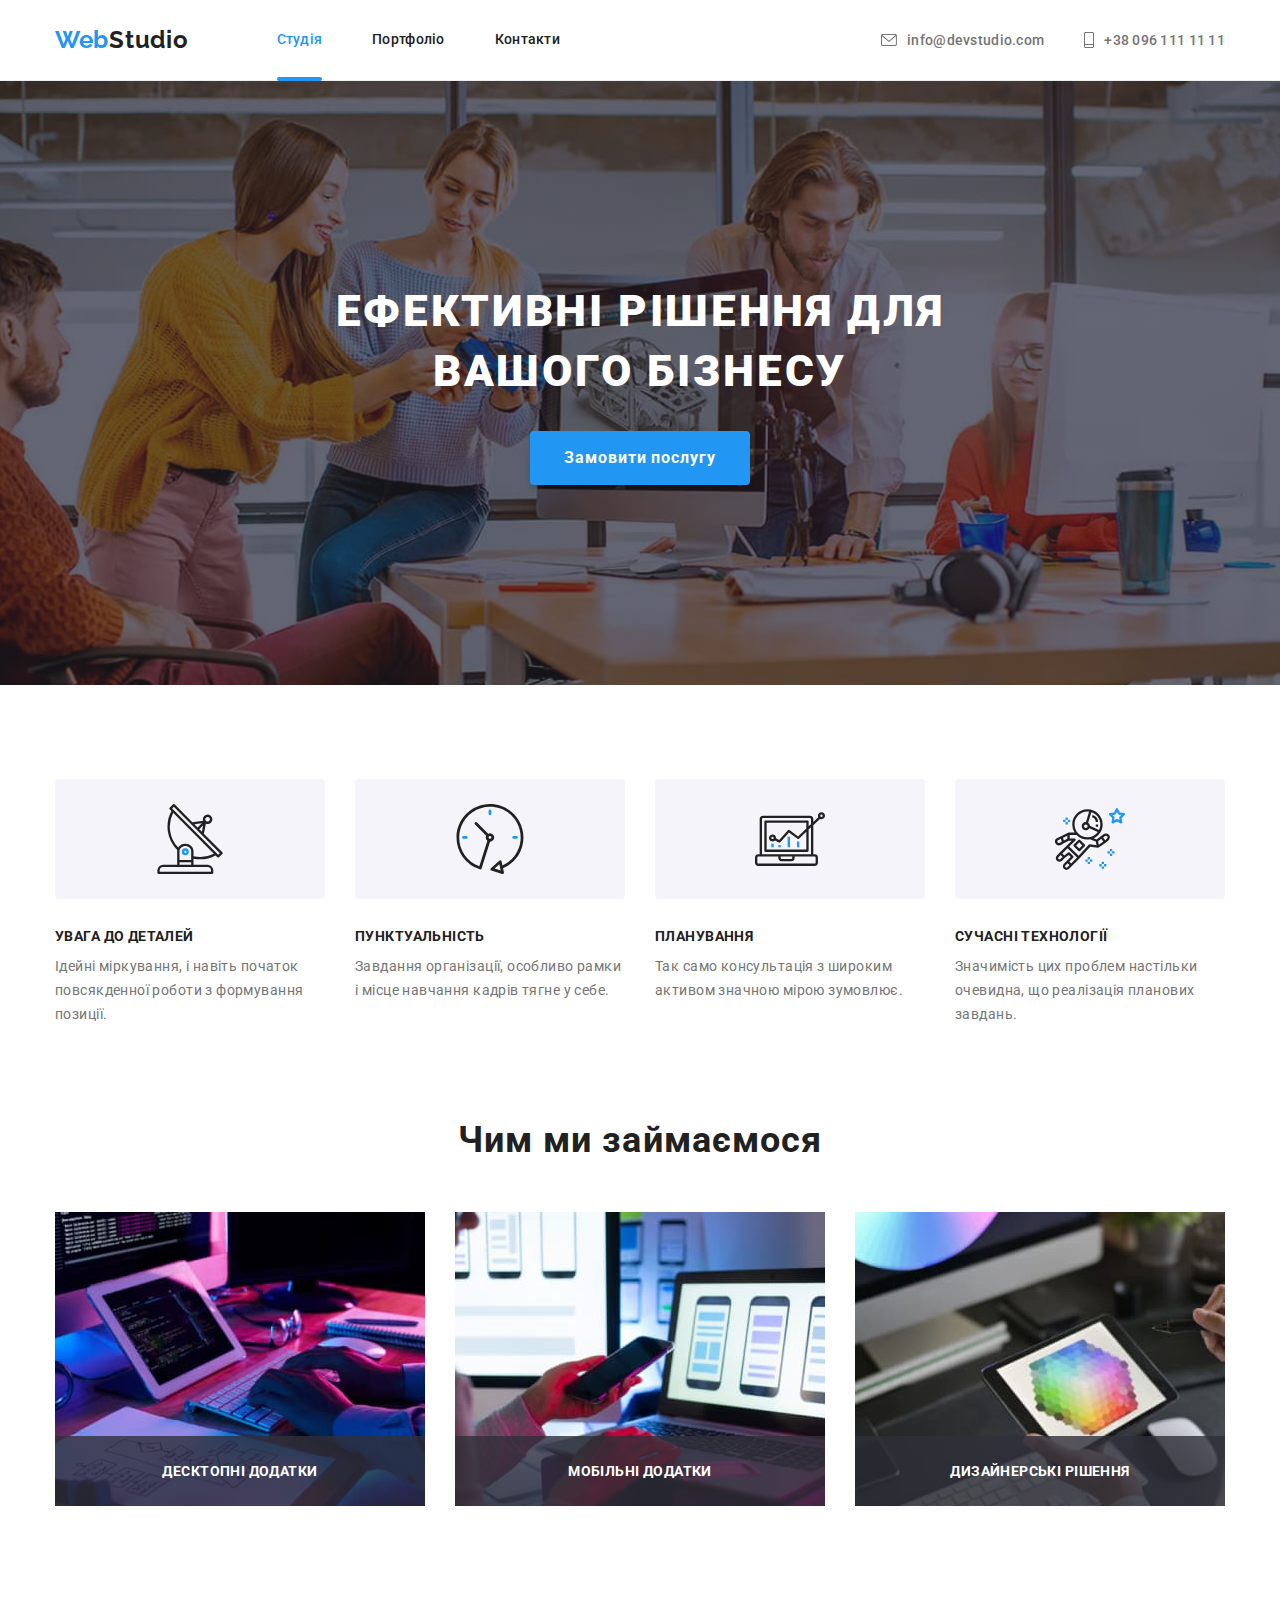
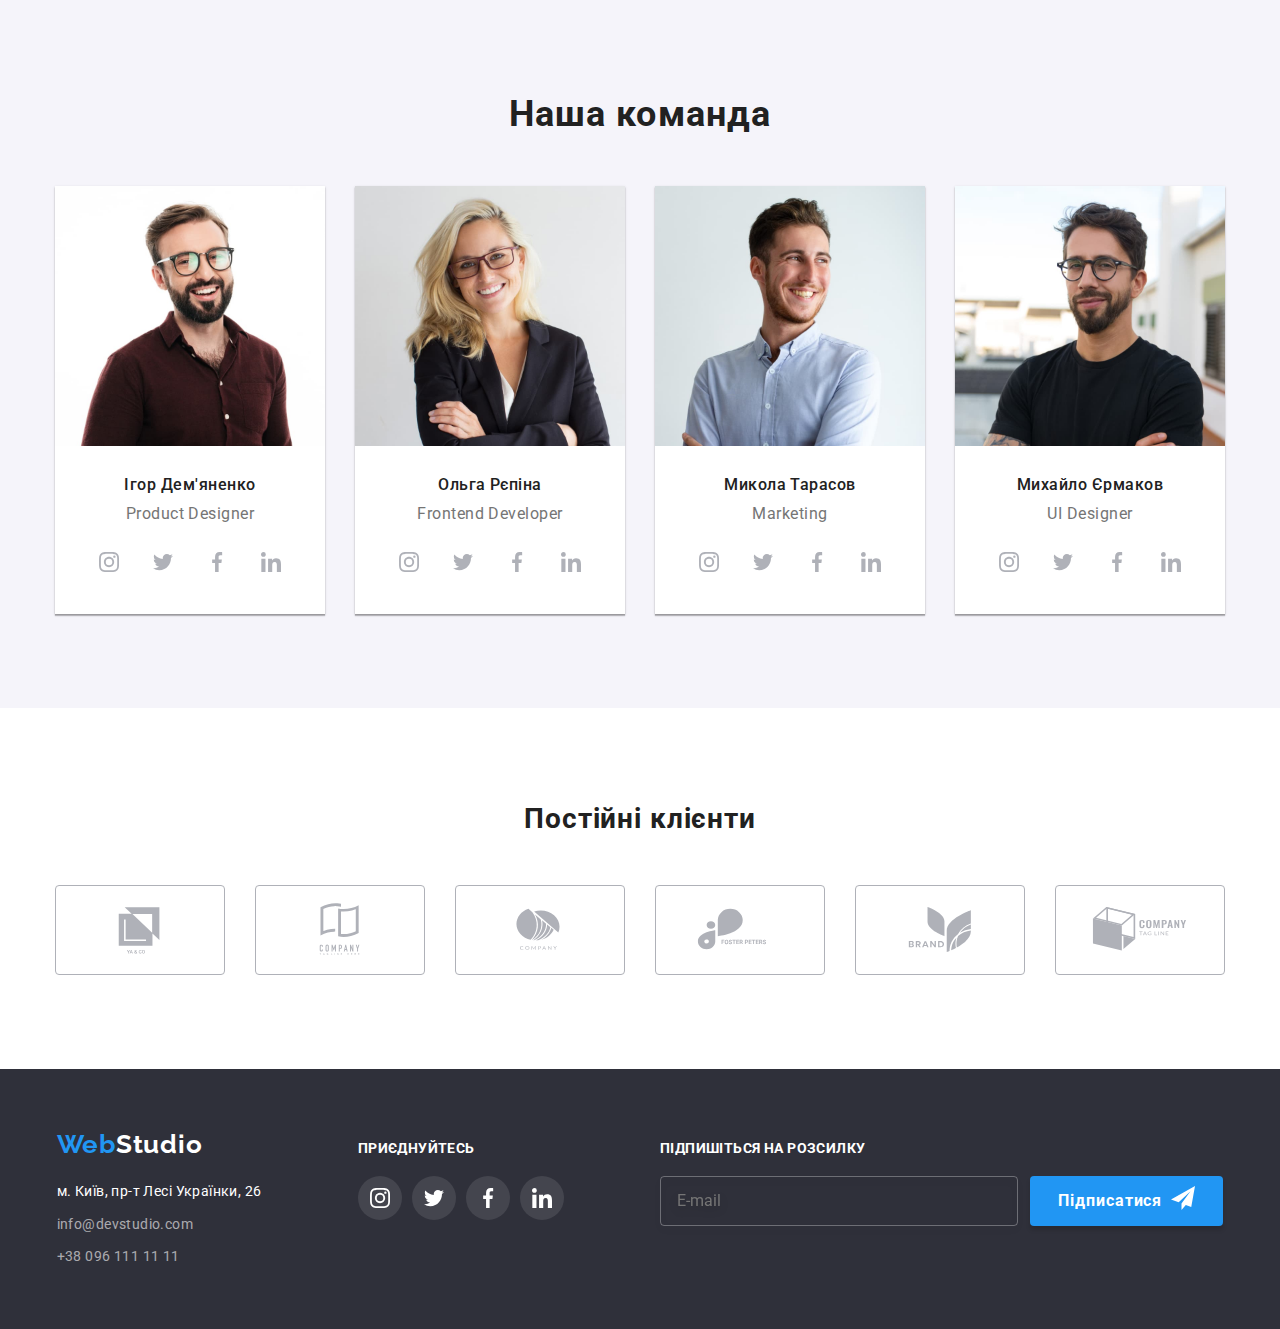
<file: index.html>
<!DOCTYPE html>
<html lang="uk">
  <head>
    <meta charset="UTF-8" />
    <meta http-equiv="X-UA-Compatible" content="IE=edge" />
    <meta name="viewport" content="width=device-width, initial-scale=1.0" />
    <title>WebSite</title>
    <link rel="preconnect" href="https://fonts.googleapis.com" />
    <link rel="preconnect" href="https://fonts.gstatic.com" crossorigin />
    <link
      href="https://fonts.googleapis.com/css2?family=Raleway:wght@700&family=Roboto:wght@400;500;700;900&display=swap"
      rel="stylesheet"
    />
    <link
      rel="stylesheet"
      href="https://cdnjs.cloudflare.com/ajax/libs/modern-normalize/1.1.0/modern-normalize.min.css"
    />

    <link rel="stylesheet" href="./css/main.min.css" />
  </head>
  <body>
    <header class="page-header">
      <div class="header-tab">
        <div class="conteiner header__conteiner">
          <nav class="header__navigation">
            <a href="#" class="logo navigation__logo"
              ><span class="logo__accent">Web</span>Studio</a
            >
            <ul class="header__menu list">
              <li class="menu__item">
                <a href="./index.html" class="menu__link current">Студія</a>
              </li>
              <li class="menu__item">
                <a href="./portfolio.html" class="menu__link">Портфоліо</a>
              </li>
              <li class="menu__item">
                <a href="#" class="menu__link">Контакти</a>
              </li>
            </ul>
          </nav>
          <!-- <div class="connect header__connect"> -->
          <ul class="header__conntacs list">
            <li class="conntacs__item item-mail">
              <a href="mailto:info@devstudio.com" class="conntacs__link"
                ><svg class="mail-icon" width="16" height="12">
                  <use
                    href="./images/symbol-defs.svg#icon-envelope-hover"
                  ></use>
                </svg>
                info@devstudio.com</a
              >
            </li>
            <li class="conntacs__item item-tell">
              <a href="tel:+380961111111" class="conntacs__link">
                <svg class="tell-icon" width="10" height="16">
                  <use href="./images/symbol-defs.svg#icon-Vector"></use>
                </svg>
                +38 096 111 11 11</a
              >
            </li>
          </ul>
          <!-- </div> -->
          <button type="button" class="menu-open" data-menu-open>
            <svg class="menu-icon" width="40" height="40">
              <use href="./images/symbol-defs.svg#menu"></use>
            </svg>
          </button>
          <div class="mob-menu is-hidden" data-menu>
            <div class="conteiner">
              <div class="button-r">
                <button type="button" class="menu-close" data-menu-close>
                  <svg class="menu-icon-close" width="40" height="40">
                    <use href="./images/symbol-defs.svg#icon-close"></use>
                  </svg>
                </button>
              </div>
              <ul class="header-mob-menu list">
                <li class="menu-mob-item">
                  <a href="./index.html" class="menu-mob link current"
                    >Студія</a
                  >
                </li>
                <li class="menu-mob-item">
                  <a href="./portfolio.html" class="menu-mob link">Портфоліо</a>
                </li>
                <li class="menu-mob-item">
                  <a href="#" class="menu-mob link">Контакти</a>
                </li>
              </ul>
              <ul class="header-mob-conntacs list">
                <li class="conntacs-mob-item item-tell">
                  <a href="tel:+380961111111" class="conntacs-tell-mob-link">
                    <span class="logo__accent">+38 096 111 11 11</span></a
                  >
                </li>
                <li class="conntacs-mob-item item-mail">
                  <a href="mailto:info@devstudio.com" class="conntacs-mob-link">
                    info@devstudio.com</a
                  >
                </li>
              </ul>
              <ul class="mob-soc">
                <li class="mob-soc-item">Instagram</li>
                <li class="mob-soc-item">Twitter</li>
                <li class="mob-soc-item">Facebook</li>
                <li class="mob-soc-item">LinkedIn</li>
              </ul>
            </div>
          </div>
        </div>
      </div>
    </header>
    <main>
      <section class="hero">
        <div class="conteiner">
          <h1 class="hero-title">Ефективні рішення для вашого бізнесу</h1>
          <button type="button" class="button bt--color-blue" data-modal-open>
            Замовити послугу
          </button>
        </div>
      </section>
      <section class="section">
        <div class="conteiner feature-section">
          <h2 class="visually-hidden">Особливості</h2>
          <ul class="feature-list list">
            <li class="feature-conteiner">
              <div class="graphics">
                <svg class="graphics-icon" width="70" height="70">
                  <use href="./images/symbol-defs.svg#icon-antenna-1"></use>
                </svg>
              </div>
              <h3 class="title">УВАГА ДО ДЕТАЛЕЙ</h3>
              <p class="text">
                Ідейні міркування, і навіть початок повсякденної роботи з
                формування позиції.
              </p>
            </li>
            <li class="feature-conteiner">
              <div class="graphics">
                <svg class="graphics-icon" width="70" height="70">
                  <use href="./images/symbol-defs.svg#icon-clock-1"></use>
                </svg>
              </div>
              <h3 class="title">ПУНКТУАЛЬНІСТЬ</h3>
              <p class="text">
                Завдання організації, особливо рамки і місце навчання кадрів
                тягне у себе.
              </p>
            </li>
            <li class="feature-conteiner">
              <div class="graphics">
                <svg class="graphics-icon" width="70" height="70">
                  <use href="./images/symbol-defs.svg#icon-diagram-1"></use>
                </svg>
              </div>
              <h3 class="title">ПЛАНУВАННЯ</h3>
              <p class="text">
                Так само консультація з широким активом значною мірою зумовлює.
              </p>
            </li>
            <li class="feature-conteiner">
              <div class="graphics">
                <svg class="graphics-icon" width="70" height="70">
                  <use href="./images/symbol-defs.svg#icon-astronaut-1"></use>
                </svg>
              </div>
              <h3 class="title">СУЧАСНІ ТЕХНОЛОГІЇ</h3>
              <p class="text">
                Значимість цих проблем настільки очевидна, що реалізація
                планових завдань.
              </p>
            </li>
          </ul>
        </div>
      </section>
      <section class="section section-foto">
        <div class="conteiner">
          <h2 class="team-title">Чим ми займаємося</h2>
          <ul class="section-title list">
            <li class="foto-title">
              <div class="foto-text-wrap">
                <picture>
                  <source
                    srcset="./images/foto1.jpg 1x, ./images/img-1-2x.jpg 2x"
                    media="(min-width: 1200px)"
                  />
                  <img
                    srcset="./images/foto1.jpg 1x, ./images/img-1-2x.jpg 2x"
                    src="images/img-1-2x.jpg"
                    alt="kayboard"
                    width="370"
                  />
                </picture>
                <p class="foto-text">Десктопні додатки</p>
              </div>
            </li>
            <li class="foto-title">
              <div class="foto-text-wrap">
                <picture>
                  <source
                    srcset="./images/foto2.jpg 1x, ./images/img-2-2x.jpg 2x"
                    media="(min-width: 1200px)"
                  />
                  <img
                    srcset="./images/foto2.jpg 1x, ./images/img-2-2x.jpg 2x"
                    src="images/foto2.jpg"
                    alt="phone"
                    width="370"
                  />
                </picture>
                <p class="foto-text">Мобільні додатки</p>
              </div>
            </li>
            <li class="foto-title">
              <div class="foto-text-wrap">
                <picture>
                  <source
                    srcset="./images/foto3.jpg 1x, ./images/img-3-2x.jpg 2x"
                    media="(min-width: 1200px)"
                  />
                  <img
                    srcset="./images/foto3.jpg 1x, ./images/img-3-2x.jpg 2x"
                    src="images/foto3.jpg"
                    alt="phone"
                    width="370"
                  />
                </picture>
                <!-- <img
                  srcset="./images/foto3.jpg 1x, ./images/img-3-2x 2x"
                  src="./images/foto3.jpg"
                  alt="ipad"
                  width="370"
                /> -->
                <p class="foto-text">Дизайнерські рішення</p>
              </div>
            </li>
          </ul>
        </div>
      </section>
      <section class="section-team">
        <div class="conteiner">
          <h2 class="team-title">Наша команда</h2>
          <ul class="section-list list">
            <li class="fone-color">
              <picture>
                <source
                  srcset="
                    ./images/foto4.jpg           1x,
                    ./images/person-des-1-2x.jpg 2x
                  "
                  media="(min-width:1200px)"
                />
                <source
                  srcset="
                    ./images/person-tab-1.jpg    1x,
                    ./images/person-tab-1-2x.jpg 2x
                  "
                  media="(min-width:768px)"
                />
                <source
                  srcset="
                    ./images/person-mob-1.jpg    1x,
                    ./images/person-mob-1-2x.jpg 2x
                  "
                  media="(min-width:480px)"
                />
                <img
                  srcset="
                    ./images/foto4.jpg           1x,
                    ./images/person-des-1-2x.jpg 2x
                  "
                  src="images/foto4.jpg"
                  class="img-foto"
                  alt="Ігор Дем'яненко"
                  width="270"
                />
              </picture>
              <!-- <img
                srcset="./images/foto4.jpg 1x, ./images/person-1-2x.jpg 2x"
                src="images/foto4.jpg"
                class="img-foto"
                alt="Ігор Дем'яненко"
                width="270"
              /> -->
              <div class="person">
                <h3 class="title">Ігор Дем'яненко</h3>
                <p class="position">Product Designer</p>
                <ul class="soc-list list">
                  <li class="soc-item">
                    <a href="" class="soc-link link">
                      <svg class="soc-icon" width="20" height="20">
                        <use
                          href="./images/symbol-defs.svg#icon-instagram-2"
                        ></use>
                      </svg>
                    </a>
                  </li>
                  <li class="soc-item">
                    <a href="" class="soc-link link">
                      <svg class="soc-icon" width="20" height="20">
                        <use
                          href="./images/symbol-defs.svg#icon-twitter-1"
                        ></use>
                      </svg>
                    </a>
                  </li>
                  <li class="soc-item">
                    <a href="" class="soc-link link">
                      <svg class="soc-icon" width="20" height="20">
                        <use
                          href="./images/symbol-defs.svg#icon-facebook-1"
                        ></use>
                      </svg>
                    </a>
                  </li>
                  <li class="soc-item">
                    <a href="" class="soc-link link">
                      <svg class="soc-icon" width="20" height="20">
                        <use
                          href="./images/symbol-defs.svg#icon-linkedin-1"
                        ></use>
                      </svg>
                    </a>
                  </li>
                </ul>
              </div>
            </li>
            <li class="fone-color">
              <picture>
                <source
                  srcset="
                    ./images/foto5.jpg           1x,
                    ./images/person-des-2-2x.jpg 2x
                  "
                  media="(min-width:1200px)"
                />
                <source
                  srcset="
                    ./images/person-tab-2.jpg    1x,
                    ./images/person-tab-2-2x.jpg 2x
                  "
                  media="(min-width:768px)"
                />
                <source
                  srcset="
                    ./images/person-mob-2.jpg    1x,
                    ./images/person-mob-2-2x.jpg 2x
                  "
                  media="(min-width:480px)"
                />
                <img
                  srcset="
                    ./images/foto5.jpg           1x,
                    ./images/person-des-2-2x.jpg 2x
                  "
                  src="images/foto5.jpg"
                  class="img-foto"
                  alt="Ольга Рєпіна"
                  width="270"
                />
              </picture>
              <!-- <img
                srcset="./images/foto5.jpg 1x, ./images/person-2-2x.jpg 2x"
                src="images/foto5.jpg"
                class="img-foto"
                alt="Ольга Рєпіна"
                width="270"
              /> -->
              <div class="person">
                <h3 class="title">Ольга Рєпіна</h3>
                <p class="position">Frontend Developer</p>
                <ul class="soc-list list">
                  <li class="soc-item">
                    <a href="" class="soc-link link">
                      <svg class="soc-icon" width="20" height="20">
                        <use
                          href="./images/symbol-defs.svg#icon-instagram-2"
                        ></use>
                      </svg>
                    </a>
                  </li>
                  <li class="soc-item">
                    <a href="" class="soc-link link">
                      <svg class="soc-icon" width="20" height="20">
                        <use
                          href="./images/symbol-defs.svg#icon-twitter-1"
                        ></use>
                      </svg>
                    </a>
                  </li>
                  <li class="soc-item">
                    <a href="" class="soc-link link">
                      <svg class="soc-icon" width="20" height="20">
                        <use
                          href="./images/symbol-defs.svg#icon-facebook-1"
                        ></use>
                      </svg>
                    </a>
                  </li>
                  <li class="soc-item">
                    <a href="" class="soc-link link">
                      <svg class="soc-icon" width="20" height="20">
                        <use
                          href="./images/symbol-defs.svg#icon-linkedin-1"
                        ></use>
                      </svg>
                    </a>
                  </li>
                </ul>
              </div>
            </li>
            <li class="fone-color">
              <picture>
                <source
                  srcset="
                    ./images/foto6.jpg           1x,
                    ./images/person-des-3-2x.jpg 2x
                  "
                  media="(min-width:1200px)"
                />
                <source
                  srcset="
                    ./images/person-tab-3.jpg    1x,
                    ./images/person-tab-3-2x.jpg 2x
                  "
                  media="(min-width:768px)"
                />
                <source
                  srcset="
                    ./images/person-mob-3.jpg    1x,
                    ./images/person-mob-3-2x.jpg 2x
                  "
                  media="(min-width:480px)"
                />
                <img
                  srcset="
                    ./images/foto6.jpg           1x,
                    ./images/person-des-3-2x.jpg 2x
                  "
                  src="images/foto6.jpg"
                  class="img-foto"
                  alt="Микола Тарасов"
                  width="270"
                />
              </picture>
              <!-- <img
                srcset="./images/foto6.jpg 1x, ./images/person-3-2x.jpg 2x"
                src="images/foto6.jpg"
                class="img-foto"
                alt="Микола Тарасов"
                width="270"
              /> -->
              <div class="person">
                <h3 class="title">Микола Тарасов</h3>
                <p class="position">Marketing</p>
                <ul class="soc-list list">
                  <li class="soc-item">
                    <a href="" class="soc-link link">
                      <svg class="soc-icon" width="20" height="20">
                        <use
                          href="./images/symbol-defs.svg#icon-instagram-2"
                        ></use>
                      </svg>
                    </a>
                  </li>
                  <li class="soc-item">
                    <a href="" class="soc-link link">
                      <svg class="soc-icon" width="20" height="20">
                        <use
                          href="./images/symbol-defs.svg#icon-twitter-1"
                        ></use>
                      </svg>
                    </a>
                  </li>
                  <li class="soc-item">
                    <a href="" class="soc-link link">
                      <svg class="soc-icon" width="20" height="20">
                        <use
                          href="./images/symbol-defs.svg#icon-facebook-1"
                        ></use>
                      </svg>
                    </a>
                  </li>
                  <li class="soc-item">
                    <a href="" class="soc-link link">
                      <svg class="soc-icon" width="20" height="20">
                        <use
                          href="./images/symbol-defs.svg#icon-linkedin-1"
                        ></use>
                      </svg>
                    </a>
                  </li>
                </ul>
              </div>
            </li>
            <li class="fone-color">
              <picture>
                <source
                  srcset="
                    ./images/foto7.jpg           1x,
                    ./images/person-des-4-2x.jpg 2x
                  "
                  media="(min-width:1200px)"
                />
                <source
                  srcset="
                    ./images/person-tab-4.jpg    1x,
                    ./images/person-tab-4-2x.jpg 2x
                  "
                  media="(min-width:768px)"
                />
                <source
                  srcset="
                    ./images/person-mob-4.jpg    1x,
                    ./images/person-mob-4-2x.jpg 2x
                  "
                  media="(min-width:480px)"
                />
                <img
                  srcset="
                    ./images/foto7.jpg           1x,
                    ./images/person-des-4-2x.jpg 2x
                  "
                  src="images/foto7.jpg"
                  class="img-foto"
                  alt="Михайло Єрмаков"
                  width="270"
                />
              </picture>
              <!-- <img
                srcset="./images/foto7.jpg 1x, ./images/person-4-2x.jpg 2x"
                src="images/foto7.jpg"
                class="img-foto"
                alt="Михайло Єрмаков"
                width="270"
              /> -->
              <div class="person">
                <h3 class="title">Михайло Єрмаков</h3>
                <p class="position">UI Designer</p>
                <ul class="soc-list list">
                  <li class="soc-item">
                    <a href="" class="soc-link link">
                      <svg class="soc-icon" width="20" height="20">
                        <use
                          href="./images/symbol-defs.svg#icon-instagram-2"
                        ></use>
                      </svg>
                    </a>
                  </li>
                  <li class="soc-item">
                    <a href="" class="soc-link link">
                      <svg class="soc-icon" width="20" height="20">
                        <use
                          href="./images/symbol-defs.svg#icon-twitter-1"
                        ></use>
                      </svg>
                    </a>
                  </li>
                  <li class="soc-item">
                    <a href="" class="soc-link link">
                      <svg class="soc-icon" width="20" height="20">
                        <use
                          href="./images/symbol-defs.svg#icon-facebook-1"
                        ></use>
                      </svg>
                    </a>
                  </li>
                  <li class="soc-item">
                    <a href="" class="soc-link link">
                      <svg class="soc-icon" width="20" height="20">
                        <use
                          href="./images/symbol-defs.svg#icon-linkedin-1"
                        ></use>
                      </svg>
                    </a>
                  </li>
                </ul>
              </div>
            </li>
          </ul>
        </div>
      </section>
      <section class="section-customers">
        <div class="conteiner">
          <h2 class="customers-title">Постійні клієнти</h2>
          <ul class="customers-list list">
            <li class="customers-item">
              <a href="" class="customers-link link">
                <svg class="customers-icon" width="106" height="60">
                  <use href="./images/symbol-defs.svg#icon-Logo-5"></use>
                </svg>
              </a>
            </li>
            <li class="customers-item">
              <a href="" class="customers-link link">
                <svg class="customers-icon" width="106" height="60">
                  <use href="./images/symbol-defs.svg#icon-Logo-4"></use>
                </svg>
              </a>
            </li>
            <li class="customers-item">
              <a href="" class="customers-link link">
                <svg class="customers-icon" width="106" height="60">
                  <use href="./images/symbol-defs.svg#icon-Logo-3"></use>
                </svg>
              </a>
            </li>
            <li class="customers-item">
              <a href="" class="customers-link link">
                <svg class="customers-icon" width="106" height="60">
                  <use href="./images/symbol-defs.svg#icon-Logo-2"></use>
                </svg>
              </a>
            </li>
            <li class="customers-item">
              <a href="" class="customers-link link">
                <svg class="customers-icon" width="106" height="60">
                  <use href="./images/symbol-defs.svg#icon-Logo"></use>
                </svg>
              </a>
            </li>
            <li class="customers-item">
              <a href="" class="customers-link link">
                <svg class="customers-icon" width="106" height="60">
                  <use href="./images/symbol-defs.svg#icon-Logo-1"></use>
                </svg>
              </a>
            </li>
          </ul>
        </div>
      </section>
    </main>
    <footer class="footer">
      <div class="conteiner footers">
        <div class="footer-conteiner">
          <a href="#" class="footer-logo"
            ><span class="accent">Web</span>Studio</a
          >
          <address class="address-list">
            <ul class="adress-nav list">
              <li class="adress-item">
                <a
                  href="https://goo.gl/maps/4d14MWFSyeB379iVA"
                  target="_blank"
                  rel="noopener noreferrer nofollow"
                  class="link street"
                  >м. Київ, пр-т Лесі Українки, 26
                </a>
              </li>
              <li class="adress-item">
                <a href="mailto:info@devstudio.com" class="link"
                  >info@devstudio.com</a
                >
              </li>
              <li class="adress-item">
                <a href="tel:+380961111111" class="link">+38 096 111 11 11</a>
              </li>
            </ul>
          </address>
        </div>
        <div class="footer-join">
          <h2 class="jo-in">приєднуйтесь</h2>
          <ul class="join-list list">
            <li class="join-item">
              <a href="" class="join-link link">
                <svg class="socs-icon" width="20" height="20">
                  <use href="./images/symbol-defs.svg#icon-instagram-2"></use>
                </svg>
              </a>
            </li>
            <li class="join-item">
              <a href="" class="join-link link">
                <svg class="socs-icon" width="20" height="20">
                  <use href="./images/symbol-defs.svg#icon-twitter-1"></use>
                </svg>
              </a>
            </li>
            <li class="join-item">
              <a href="" class="join-link link">
                <svg class="socs-icon" width="20" height="20">
                  <use href="./images/symbol-defs.svg#icon-facebook-1"></use>
                </svg>
              </a>
            </li>
            <li class="join-item">
              <a href="" class="join-link link">
                <svg class="socs-icon" width="20" height="20">
                  <use href="./images/symbol-defs.svg#icon-linkedin-1"></use>
                </svg>
              </a>
            </li>
          </ul>
        </div>
        <div class="footer-subscription">
          <p class="subscription">Підпишіться на розсилку</p>

          <form class="subscription-form">
            <input
              type="email"
              name="subscription"
              class="subscription-input"
              placeholder="E-mail"
            />

            <button class="subscription-button">
              Підписатися
              <svg class="writing-icon" width="24" height="24">
                <use href="./images/symbol-defs.svg#icon-icon-send"></use>
              </svg>
            </button>
          </form>
        </div>
      </div>
    </footer>
    <div class="backdrop is-hidden" data-modal>
      <div class="modal">
        <button type="button" class="model-close" data-modal-close>
          <svg class="subscription-icon" width="18" height="18">
            <use href="./images/symbol-defs.svg#icon-close"></use>
          </svg>
        </button>
        <p class="modal-title">Залиште свої дані, ми вам передзвонимо</p>
        <form class="modal-form js-speaker-form">
          <div class="input-field">
            <label for="name" class="label-title">Ім'я</label>
            <div class="input-wrap">
              <input
                type="text"
                name="name"
                id="name"
                class="modal-input"
                required
              />
              <svg class="input-icon" width="18" height="18">
                <use
                  href="./images/symbol-defs.svg#icon-person-black-18dp-1"
                ></use>
              </svg>
            </div>
          </div>
          <div class="input-field">
            <label for="tell" class="label-title">Телефон</label>
            <div class="input-wrap">
              <input
                type="tel"
                name="tell"
                id="tell"
                class="modal-input"
                title="+380 (96) 111-11-11"
                required
              />
              <svg class="input-icon" width="18" height="18">
                <use
                  href="./images/symbol-defs.svg#icon-phone-black-18dp-1"
                ></use>
              </svg>
            </div>
          </div>
          <div class="input-field">
            <label for="mail" class="label-title">Пошта</label>
            <div class="input-wrap">
              <input
                type="email"
                name="mail"
                id="mail"
                class="modal-input"
                required
              />
              <svg class="input-icon" width="18" height="18">
                <use
                  href="./images/symbol-defs.svg#icon-email-black-18dp-1"
                ></use>
              </svg>
            </div>
          </div>
          <div class="modal-field">
            <label for="comment" class="comment-label">Коментар</label>
            <textarea
              name="comment"
              id="comment"
              class="modal-text"
              placeholder="Введіть текст"
            ></textarea>
          </div>
          <div class="checkbox-field">
            <input
              type="checkbox"
              name="consent"
              value="check"
              id="check"
              class="input-check visually-hidden"
              required
            />
            <label for="check" class="checkbox-label">
              <span>
                <svg class="check-icon" width="16" height="15">
                  <use href="./images/symbol-defs.svg#icon-check"></use></svg
              ></span>
              Погоджуюся з розсилкою та приймаю
              <a href="#" class="doc">Умови договору</a>
            </label>
          </div>
          <button type="submit" class="submit-button">Відправити</button>
        </form>
      </div>
    </div>
    <script src="./js/modal.js"></script>
    <script src="./js/menu.js"></script>
    <script>
      (() => {
        document
          .querySelector(".js-speaker-form")
          .addEventListener("submit", (e) => {
            e.preventDefault();

            new FormData(e.currentTarget).forEach((value, name) =>
              console.log("${name}: ${value}")
            );
          });
      })();
    </script>
  </body>
</html>
</file>
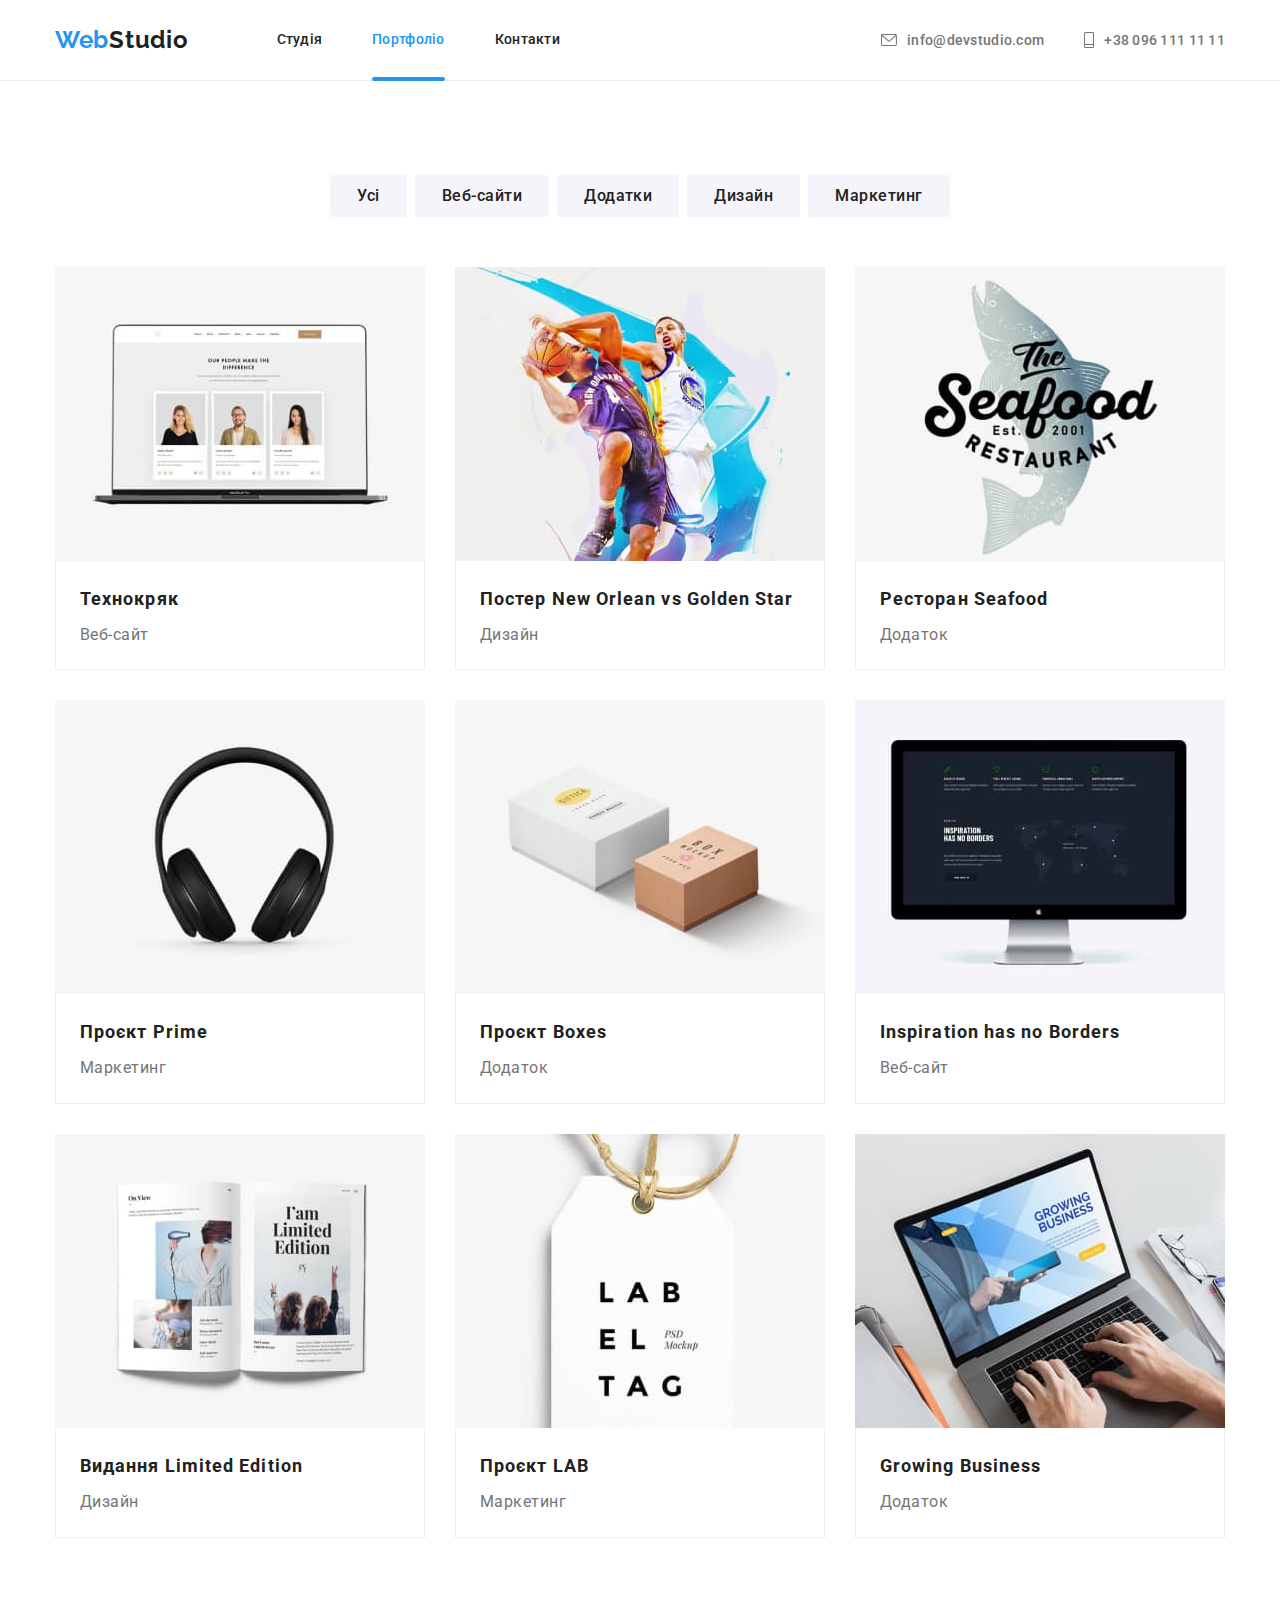
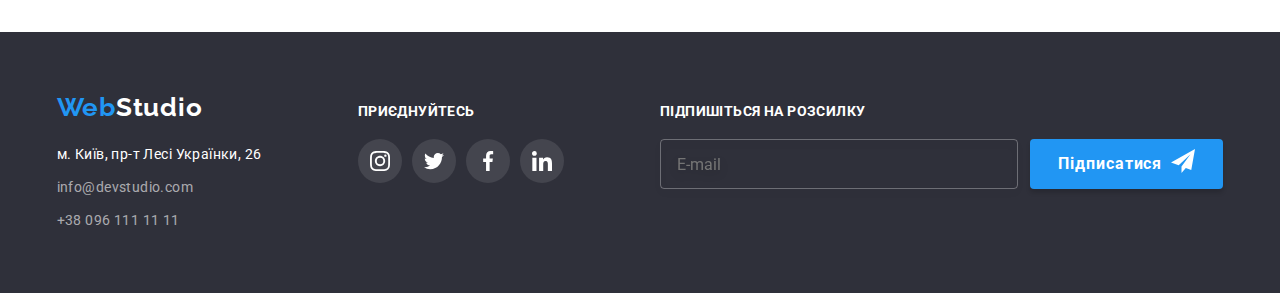
<file: portfolio.html>
<!DOCTYPE html>
<html lang="uk">
  <head>
    <meta charset="UTF-8" />
    <meta http-equiv="X-UA-Compatible" content="IE=edge" />
    <meta name="viewport" content="width=device-width, initial-scale=1.0" />
    <title>WebSite</title>
    <link rel="preconnect" href="https://fonts.googleapis.com" />
    <link rel="preconnect" href="https://fonts.gstatic.com" crossorigin />
    <link
      href="https://fonts.googleapis.com/css2?family=Raleway:wght@700&family=Roboto:wght@400;500;700;900&display=swap"
      rel="stylesheet"
    />
    <link
      rel="stylesheet"
      href="https://cdnjs.cloudflare.com/ajax/libs/modern-normalize/1.1.0/modern-normalize.min.css"
    />
    <link rel="stylesheet" href="" />
    <link rel="stylesheet" href="./css/main.min.css" />
  </head>
  <body class="page">
    <header class="page-header">
      <div class="conteiner header__conteiner">
        <nav class="header__navigation">
          <a href="#" class="logo navigation__logo"
            ><span class="logo__accent">Web</span>Studio</a
          >
          <ul class="header__menu list">
            <li class="menu__item">
              <a href="./index.html" class="menu__link">Студія</a>
            </li>
            <li class="menu__item">
              <a href="./portfolio.html" class="menu__link current"
                >Портфоліо</a
              >
            </li>
            <li class="menu__item">
              <a href="#" class="menu__link">Контакти</a>
            </li>
          </ul>
        </nav>
        <div class="connect header__connect">
          <ul class="header__conntacs list">
            <li class="conntacs__item item-mail">
              <a href="mailto:info@devstudio.com" class="conntacs__link"
                ><svg class="mail-icon" width="16" height="12">
                  <use
                    href="./images/symbol-defs.svg#icon-envelope-hover"
                  ></use>
                </svg>
                info@devstudio.com</a
              >
            </li>
            <li class="conntacs__item item-tell">
              <a href="tel:+380961111111" class="conntacs__link">
                <svg class="tell-icon" width="10" height="16">
                  <use href="./images/symbol-defs.svg#icon-Vector"></use>
                </svg>
                +38 096 111 11 11</a
              >
            </li>
          </ul>
        </div>
      </div>
    </header>
    <main>
      <section class="section portfolio-elements">
        <div class="conteiner">
          <h1 class="visually-hidden">Портфоліо</h1>
          <ul class="list">
            <li class="button-list">
              <button type="button" class="button-portf bt--color-white">
                Усі
              </button>
            </li>
            <li class="button-list">
              <button type="button" class="button-portf bt--color-white">
                Веб-сайти
              </button>
            </li>
            <li class="button-list">
              <button type="button" class="button-portf bt--color-white">
                Додатки
              </button>
            </li>
            <li class="button-list">
              <button type="button" class="button-portf bt--color-white">
                Дизайн
              </button>
            </li>
            <li class="button-list">
              <button type="button" class="button-portf bt--color-white">
                Маркетинг
              </button>
            </li>
          </ul>
          <ul class="portfolio-list">
            <li class="card-set">
              <a href="#" class="link">
                <div class="portfolio-text-wrap">
                  <img src="images/imgport1.jpg" alt="Технокряк" width="370" />
                  <p class="portfolio-text">
                    Ресурс пропонує комплексні пропозиції з різним рівнем
                    функціоналу та сервісів. Все це дозволить відвідувачу
                    отримати вичерпні відомості про компанію чи приватну особу.
                  </p>
                </div>
                <div class="description">
                  <h2 class="portf-title">Технокряк</h2>
                  <p class="paragraph">Веб-сайт</p>
                </div>
              </a>
            </li>
            <li class="card-set">
              <a href="#" class="link">
                <div class="portfolio-text-wrap">
                  <img
                    src="images/imgport2.jpg"
                    alt="Постер New Orlean vs Golden Star"
                    width="370"
                  />
                  <p class="portfolio-text">
                    Ресурс пропонує комплексні пропозиції з різним рівнем
                    функціоналу та сервісів. Все це дозволить відвідувачу
                    отримати вичерпні відомості про компанію чи приватну особу.
                  </p>
                </div>
                <div class="description">
                  <h2 class="portf-title">Постер New Orlean vs Golden Star</h2>
                  <p class="paragraph">Дизайн</p>
                </div>
              </a>
            </li>
            <li class="card-set">
              <a href="#" class="link">
                <div class="portfolio-text-wrap">
                  <img
                    src="images/imgport3.jpg"
                    alt="Ресторан Seafood"
                    width="370"
                  />
                  <p class="portfolio-text">
                    Ресурс пропонує комплексні пропозиції з різним рівнем
                    функціоналу та сервісів. Все це дозволить відвідувачу
                    отримати вичерпні відомості про компанію чи приватну особу.
                  </p>
                </div>
                <div class="description">
                  <h2 class="portf-title">Ресторан Seafood</h2>
                  <p class="paragraph">Додаток</p>
                </div>
              </a>
            </li>
            <li class="card-set">
              <a href="#" class="link">
                <div class="portfolio-text-wrap">
                  <img
                    src="images/imgport4.jpg"
                    alt="Проєкт Prime"
                    width="370"
                  />
                  <p class="portfolio-text">
                    Ресурс пропонує комплексні пропозиції з різним рівнем
                    функціоналу та сервісів. Все це дозволить відвідувачу
                    отримати вичерпні відомості про компанію чи приватну особу.
                  </p>
                </div>
                <div class="description">
                  <h2 class="portf-title">Проєкт Prime</h2>
                  <p class="paragraph">Маркетинг</p>
                </div>
              </a>
            </li>
            <li class="card-set">
              <a href="#" class="link">
                <div class="portfolio-text-wrap">
                  <img
                    src="images/imgport5.jpg"
                    alt="Проєкт Boxes"
                    width="370"
                  />
                  <p class="portfolio-text">
                    Ресурс пропонує комплексні пропозиції з різним рівнем
                    функціоналу та сервісів. Все це дозволить відвідувачу
                    отримати вичерпні відомості про компанію чи приватну особу.
                  </p>
                </div>
                <div class="description">
                  <h2 class="portf-title">Проєкт Boxes</h2>
                  <p class="paragraph">Додаток</p>
                </div>
              </a>
            </li>
            <li class="card-set">
              <a href="#" class="link"
                ><div class="portfolio-text-wrap">
                  <img
                    src="images/imgport6.jpg"
                    alt="Inspiration has no Borders"
                    width="370"
                  />
                  <p class="portfolio-text">
                    Ресурс пропонує комплексні пропозиції з різним рівнем
                    функціоналу та сервісів. Все це дозволить відвідувачу
                    отримати вичерпні відомості про компанію чи приватну особу.
                  </p>
                </div>
                <div class="description">
                  <h2 class="portf-title">Inspiration has no Borders</h2>
                  <p class="paragraph">Веб-сайт</p>
                </div>
              </a>
            </li>
            <li class="card-set">
              <a href="#" class="link"
                ><div class="portfolio-text-wrap">
                  <img
                    src="images/imgport7.jpg"
                    alt="Видання Limited Edition"
                    width="370"
                  />
                  <p class="portfolio-text">
                    Ресурс пропонує комплексні пропозиції з різним рівнем
                    функціоналу та сервісів. Все це дозволить відвідувачу
                    отримати вичерпні відомості про компанію чи приватну особу.
                  </p>
                </div>
                <div class="description">
                  <h2 class="portf-title">Видання Limited Edition</h2>
                  <p class="paragraph">Дизайн</p>
                </div>
              </a>
            </li>
            <li class="card-set">
              <a href="#" class="link"
                ><div class="portfolio-text-wrap">
                  <img src="images/imgport8.jpg" alt="Проєкт LAB" width="370" />
                  <p class="portfolio-text">
                    Ресурс пропонує комплексні пропозиції з різним рівнем
                    функціоналу та сервісів. Все це дозволить відвідувачу
                    отримати вичерпні відомості про компанію чи приватну особу.
                  </p>
                </div>
                <div class="description">
                  <h2 class="portf-title">Проєкт LAB</h2>
                  <p class="paragraph">Маркетинг</p>
                </div>
              </a>
            </li>
            <li class="card-set">
              <a href="#" class="link"
                ><div class="portfolio-text-wrap">
                  <img
                    src="images/imgport9.jpg"
                    alt="Growing Business"
                    width="370"
                  />
                  <p class="portfolio-text">
                    Ресурс пропонує комплексні пропозиції з різним рівнем
                    функціоналу та сервісів. Все це дозволить відвідувачу
                    отримати вичерпні відомості про компанію чи приватну особу.
                  </p>
                </div>
                <div class="description">
                  <h2 class="portf-title">Growing Business</h2>
                  <p class="paragraph">Додаток</p>
                </div>
              </a>
            </li>
          </ul>
        </div>
      </section>
    </main>
    <footer class="footer">
      <div class="conteiner footers">
        <div class="footer-conteiner">
          <a href="#" class="footer-logo"
            ><span class="accent">Web</span>Studio</a
          >
          <address class="address-list">
            <ul class="adress-nav list">
              <li class="adress-item">
                <a
                  href="https://goo.gl/maps/4d14MWFSyeB379iVA"
                  target="_blank"
                  rel="noopener noreferrer nofollow"
                  class="link street"
                  >м. Київ, пр-т Лесі Українки, 26
                </a>
              </li>
              <li class="adress-item">
                <a href="mailto:info@devstudio.com" class="link"
                  >info@devstudio.com</a
                >
              </li>
              <li class="adress-item">
                <a href="tel:+380961111111" class="link">+38 096 111 11 11</a>
              </li>
            </ul>
          </address>
        </div>
        <div class="footer-join">
          <h2 class="jo-in">приєднуйтесь</h2>
          <ul class="join-list list">
            <li class="join-item">
              <a href="" class="join-link link">
                <svg class="socs-icon" width="20" height="20">
                  <use href="./images/symbol-defs.svg#icon-instagram-2"></use>
                </svg>
              </a>
            </li>
            <li class="join-item">
              <a href="" class="join-link link">
                <svg class="socs-icon" width="20" height="20">
                  <use href="./images/symbol-defs.svg#icon-twitter-1"></use>
                </svg>
              </a>
            </li>
            <li class="join-item">
              <a href="" class="join-link link">
                <svg class="socs-icon" width="20" height="20">
                  <use href="./images/symbol-defs.svg#icon-facebook-1"></use>
                </svg>
              </a>
            </li>
            <li class="join-item">
              <a href="" class="join-link link">
                <svg class="socs-icon" width="20" height="20">
                  <use href="./images/symbol-defs.svg#icon-linkedin-1"></use>
                </svg>
              </a>
            </li>
          </ul>
        </div>
        <div class="footer-subscription">
          <p class="subscription">Підпишіться на розсилку</p>

          <form class="subscription-form">
            <input
              type="email"
              name="subscription"
              class="subscription-input"
              placeholder="E-mail"
            />

            <button class="subscription-button">
              Підписатися
              <svg class="writing-icon" width="24" height="24">
                <use href="./images/symbol-defs.svg#icon-icon-send"></use>
              </svg>
            </button>
          </form>
        </div>
      </div>
    </footer>
  </body>
</html>
</file>
<file: css/main.min.css>
:root{--primary-text-color: #757575;--title-text-color: #212121;--accent-color: #2196f3;--primary-bg-color: #2196f3;--primary-bt-color: #ffffff;--fone-bt-color: #2196f3;--background-color: #2f303a;--background-bt-clor: #f5f4fa;--color-button-act: #188ce8;--footer-adress: #ffffff99;--border: #eeeeee}body{color:var(--primary-text-color);background-color:var(--primary-bt-color);font-family:Roboto,sans-serif;letter-spacing:.03em}.visually-hidden{position:absolute;white-space:nowrap;width:1px;height:1px;overflow:hidden;border:0;padding:0;clip:rect(0 0 0 0);-webkit-clip-path:inset(50%);clip-path:inset(50%);margin:-1px}.backdrop.is-hidden{opacity:0;visibility:hidden;pointer-events:none}.backdrop.is-hidden .modal{transform:translate(-50%, -50%) scale(0)}.is-hidden{opacity:0;visibility:hidden;pointer-events:none}html{box-sizing:border-box}html{box-sizing:border-box}p,h1,h2,h3,h4,h5,h6{margin:0}ul,ol{margin:0;padding-left:0}button{cursor:pointer}address{font-style:normal}img{display:block;max-width:100%;height:auto;width:100%}.mail-icon{fill:currentColor;margin-right:10px}.item-mail:hover .mail-icon,.item-mail:focus .mail-icon{fill:currentColor}@media screen and (min-width: 768px){.mail-icon{width:14px}}@media screen and (min-width: 1200px){.mail-icon{width:16px;height:14px}}.tell-icon{fill:currentColor;margin-right:10px}.tell-icon:hover .tell-icon,.tell-icon:focus .tell-icon{fill:currentColor}@media screen and (min-width: 768px){.tell-icon{width:10px;height:14px}}@media screen and (min-width: 1200px){.tell-icon{width:10px;height:16px}}.writing-icon{margin-left:9px;width:24px;height:24px;fill:var(--primary-bt-color);text-align:center;justify-content:center}.customers-icon{fill:#afb1b8;transition:fill 250ms cubic-bezier(0.4, 0, 0.2, 1),border-color 250ms cubic-bezier(0.4, 0, 0.2, 1)}.customers-link:hover .customers-icon,.customers-link:focus .customers-icon{fill:var(--primary-bg-color)}.soc-list{display:flex;justify-content:center;gap:10px}.soc-item{width:44px;height:44px}.soc-link{width:100%;height:100%;background-color:var(--primary-bt-color);border-radius:50%;display:flex;color:#afb1b8;align-items:center;justify-content:center;transition:color 250ms cubic-bezier(0.4, 0, 0.2, 1),background-color 250ms cubic-bezier(0.4, 0, 0.2, 1)}.soc-link:hover,.soc-link:focus{background-color:var(--fone-bt-color);color:var(--primary-bt-color)}.soc-icon{fill:currentColor}.navigation__logo{margin-right:93px;color:var(--title-text-color);font-family:"Raleway",sans-serif;font-weight:700;font-size:26px;line-height:1.2;letter-spacing:.03em;text-decoration:none}@media screen and (min-width: 480px){.navigation__logo{padding-top:16px;padding-bottom:16px}}@media screen and (min-width: 768px){.navigation__logo{padding-top:26px;padding-bottom:26px;font-size:24px;line-height:28px;letter-spacing:.03em;margin-right:88px}}.accent{color:var(--accent-color)}.logo__accent{color:var(--accent-color)}.footer-logo{margin-bottom:20px}@media screen and (min-width: 768px){.footer-logo{display:flex;justify-content:center}}@media screen and (min-width: 1200px){.footer-logo{display:flex;justify-content:flex-start}}.footer-logo{color:var(--primary-bt-color);font-family:"Raleway",sans-serif;font-weight:700;font-size:26px;line-height:1.2;letter-spacing:.03em;text-decoration:none}.backdrop{width:100%;height:100%;background:rgba(0,0,0,.2);position:fixed;top:0;transition:opacity 300ms linear,visibility 300ms linear}.modal{position:absolute;width:290px;height:auto;left:50%;top:50%;padding:40px;transform:translate(-50%, -50%);background:#fff;box-shadow:0px 1px 3px rgba(0,0,0,.12),0px 1px 1px rgba(0,0,0,.14),0px 2px 1px rgba(0,0,0,.2);border-radius:4px;transition:300ms linear}@media screen and (min-width: 480px){.modal{width:450px}}@media screen and (min-width: 1200px){.modal{width:528px;height:581px}}.model-close{width:30px;height:30px;background:var(--primary-bt-color);border:1px solid rgba(0,0,0,.1);border-radius:50%;position:absolute;top:8px;right:8px;display:flex;align-items:center;justify-content:center;cursor:pointer}.model-close:focus,.model-close:hover{fill:var(--primary-bg-color)}.modal-title{text-align:center;font-weight:700;font-size:20px;line-height:23px;text-align:center;letter-spacing:.03em;color:var(--title-text-color);margin-bottom:12px}.modal-input{width:100%;height:40px;border:1px solid rgba(33,33,33,.2);border-radius:4px;color:var(--title-text-color);padding-left:42px;font-size:16px;outline:rgba(0,0,0,0)}.modal-input:focus{color:var(--title-text-color);border-color:var(--accent-color)}.modal-input:focus+.input-icon{fill:var(--accent-color)}.input-wrap{position:relative}.input-icon{position:absolute;left:15px;top:50%;transform:translateY(-50%)}.input-field{margin-bottom:10px}.label-title{font-weight:400;font-size:12px;line-height:14px;letter-spacing:.01em;color:var(--primary-text-color)}.label-title{display:block;margin-bottom:4px}textarea{resize:none}.modal-text{width:100%;height:110px;border:1px solid rgba(33,33,33,.2);border-radius:4px}.modal-text:focus{color:var(--title-text-color);border-color:var(--accent-color)}.modal-text{font-family:"Roboto";font-style:normal;font-weight:400;font-size:12px;line-height:14px;letter-spacing:.01em;padding:12px 16px;color:var(--title-text-color);outline:rgba(0,0,0,0)}.modal-text::-moz-placeholder{font-family:"Roboto";font-style:normal;font-weight:400;font-size:12px;line-height:14px;letter-spacing:.01em;color:rgba(117,117,117,.5)}.modal-text:-ms-input-placeholder{font-family:"Roboto";font-style:normal;font-weight:400;font-size:12px;line-height:14px;letter-spacing:.01em;color:rgba(117,117,117,.5)}.modal-text::placeholder{font-family:"Roboto";font-style:normal;font-weight:400;font-size:12px;line-height:14px;letter-spacing:.01em;color:rgba(117,117,117,.5)}.comment-label{font-weight:400;font-size:12px;line-height:14px;color:var(--primary-text-color)}.comment-label{display:block;margin-bottom:4px}.textarea{border:1px solid rgba(33,33,33,.2);border-radius:4px;outline:rgba(0,0,0,0)}.modal-field{margin-bottom:20px}.checkbox-field{display:flex;margin-bottom:30px;justify-content:center;text-align:center;align-items:center;margin-left:auto;margin-right:auto}.checkbox-label{display:flex;align-items:center;font-weight:400;font-size:14px;line-height:24px;letter-spacing:.03em;color:var(--primary-text-color)}@media screen and (min-width: 320px){.checkbox-label{max-width:480px;justify-content:space-around;font-size:12px;line-height:14px}}@media screen and (min-width: 768px){.checkbox-label{max-width:768px;justify-content:space-around}}@media screen and (min-width: 1200px){.checkbox-label{font-size:14px;line-height:24px}}.checkbox-label span{width:16px;height:15px;border:2px solid var(--title-text-color);border-radius:2px;display:flex;align-items:center;justify-content:center;fill:rgba(0,0,0,0);margin-right:9px;justify-content:center;text-align:center;align-items:center}.input-check:focus+.checkbox-label span span{border-color:var(--accent-color)}.input-check:checked+.checkbox-label span span{background-color:#2196f3;border-color:rgba(0,0,0,0);fill:var(--primary-bt-color)}.doc{padding-left:2px;color:var(--accent-color)}.hero-title{display:block;max-width:360px;height:84px;align-items:center}@media screen and (min-width: 1200px){.hero-title{max-width:696px}}.hero-title{margin-left:auto;margin-right:auto;margin-bottom:30px;color:var(--primary-bt-color);font-weight:900;font-size:26px;line-height:42px;letter-spacing:.06em;text-transform:uppercase}@media screen and (max-width: 356px){.hero-title{margin-bottom:0px}}@media screen and (min-width: 1200px){.hero-title{font-size:44px;line-height:60px;height:120px}}.feature-list .title{margin-bottom:10px;font-weight:700;font-size:14px;line-height:1.14;letter-spacing:.03em;text-transform:uppercase;color:var(--title-text-color)}@media screen and (min-width: 480px){.feature-list .title{text-align:center}}@media screen and (min-width: 768px){.feature-list .title{text-align:left}}@media screen and (min-width: 1200px){.feature-list .title{text-align:left}}.section .section-title{color:var(--title-text-color);font-weight:700;font-size:14px;line-height:1.16;letter-spacing:.03em}.customers-title{padding:0;margin-bottom:50px;font-weight:700;font-size:36px;line-height:42px;text-align:center;letter-spacing:.03em;color:var(--title-text-color)}@media screen and (min-width: 480px){.customers-title{margin-bottom:30px;font-size:28px;line-height:33px}}@media screen and (min-width: 768px){.customers-title{margin-bottom:30px;font-size:28px;line-height:33px}}@media screen and (min-width: 1200px){.customers-title{margin-bottom:50px}}.portf-title{margin-bottom:4px;color:var(--title-text-color);font-weight:700;font-size:18px;line-height:2;letter-spacing:.06em}.team-title{margin-bottom:50px}@media screen and (min-width: 480px){.team-title{margin-bottom:30px}}@media screen and (min-width: 768px){.team-title{margin-bottom:30px}}@media screen and (min-width: 1200px){.team-title{margin-bottom:50px}}.team-title{color:var(--title-text-color);font-weight:700;font-size:36px;line-height:1.16;letter-spacing:.03em;text-align:center}@media screen and (min-width: 480px){.team-title{font-size:28px;line-height:1.17}}@media screen and (min-width: 768px){.team-title{font-size:28px;line-height:1.17}}@media screen and (min-width: 1200px){.team-title{font-size:36px;line-height:1.16}}.section-team .title{margin-bottom:10px}.section-list .title{color:var(--title-text-color);font-weight:500;font-size:16px;line-height:1.18;letter-spacing:.03em;text-align:center}.portfolio-list .title{color:var(--title-text-color)}.conteiner{width:100%;padding-left:15px;padding-right:15px;margin:0 auto}@media screen and (min-width: 320px){.conteiner{max-width:480px}}@media screen and (min-width: 768px){.conteiner{max-width:768px}}@media screen and (min-width: 1200px){.conteiner{max-width:1200px}}.hero.conteiner{max-width:1600px}.section{padding-top:60px;padding-bottom:60px}@media screen and (min-width: 768px){.section{padding-top:60px;padding-bottom:60px}}@media screen and (min-width: 1200px){.section{padding-top:94px;padding-bottom:94px}}@media screen and (max-width: 767px){.footer-conteiner{display:flex;max-width:480px;margin-left:auto;margin-right:auto;flex-direction:column;align-items:center;justify-content:center}}@media screen and (min-width: 768px){.footer-conteiner{text-align:center}}@media screen and (min-width: 1200px){.footer-conteiner{text-align:center}}.section-team{padding-top:60px;padding-bottom:60px;background-color:var(--background-bt-clor)}@media screen and (min-width: 768px){.section-team{padding-top:60px;padding-bottom:60px}}@media screen and (min-width: 1200px){.section-team{padding-top:94px;padding-bottom:94px}}.section-title{display:flex;gap:30px}.section-portfolio{color:var(--primary-text-color);font-size:16px;line-height:1.8;letter-spacing:.03em}.section.section-foto{padding-top:0}@media screen and (max-width: 1200px){.section.section-foto{position:absolute;white-space:nowrap;width:1px;height:1px;overflow:hidden;border:0;padding:0;clip:rect(0 0 0 0);-webkit-clip-path:inset(50%);clip-path:inset(50%);margin:-1px}}.section-title>.foto-title{flex-basis:calc((100% - 60px)/3)}.button{display:flex}.button{border-radius:4px;border-color:rgba(0,0,0,0);padding:10px 32px;display:inline-block;font-family:inherit;font-weight:700;font-size:16px;line-height:1.88;letter-spacing:.06em;cursor:pointer;box-shadow:0px 4px 4px rgba(0,0,0,.15);transition:color 250ms cubic-bezier(0.4, 0, 0.2, 1),background-color 250ms cubic-bezier(0.4, 0, 0.2, 1)}@media screen and (max-width: 356px){.button{margin-top:40px}}.button:hover,.button:focus{background-color:var(--color-button-act)}.subscription-button{border-radius:4px;border-color:rgba(0,0,0,0);padding:10px 28px;display:inline-block;font-family:inherit;color:var(--primary-bt-color);background-color:var(--fone-bt-color);font-weight:700;font-size:16px;line-height:1.88;letter-spacing:.06em;cursor:pointer;box-shadow:0px 4px 4px rgba(0,0,0,.15);transition:color 250ms cubic-bezier(0.4, 0, 0.2, 1),background-color 250ms cubic-bezier(0.4, 0, 0.2, 1);display:flex;border:0px}.subscription-button:focus,.subscription-button:hover{background-color:var(--color-button-act)}.button-portf{border-radius:4px;padding:6px 25px;display:inline-block;border-color:rgba(0,0,0,0);font-family:"Roboto",sans-serif;font-weight:500;font-size:16px;line-height:1.6;letter-spacing:.03em;cursor:pointer;text-align:center;transition:color 250ms cubic-bezier(0.4, 0, 0.2, 1),background-color 250ms cubic-bezier(0.4, 0, 0.2, 1),box-shadow 250ms cubic-bezier(0.4, 0, 0.2, 1)}.button-portf:focus,.button-portf:hover{color:var(--primary-bt-color);background-color:var(--fone-bt-color);box-shadow:0px 3px 1px rgba(0,0,0,.1),0px 1px 2px rgba(0,0,0,.08),0px 2px 2px rgba(0,0,0,.12)}.submit-button{margin:auto}.submit-button{border-radius:4px;border-color:rgba(0,0,0,0);padding:10px 50px;display:flex;font-family:inherit;color:var(--primary-bt-color);background-color:var(--primary-bg-color);font-weight:700;font-size:16px;line-height:1.88;letter-spacing:.06em;cursor:pointer;box-shadow:0px 4px 4px rgba(0,0,0,.15);transition:color 250ms cubic-bezier(0.4, 0, 0.2, 1),background-color 250ms cubic-bezier(0.4, 0, 0.2, 1)}.submit-button:hover,.submit-button:focus{background-color:#188ce8}.modal-form>.button{display:flex;margin:auto}.bt--color-blue{color:var(--primary-bt-color);background-color:var(--fone-bt-color)}.bt--color-white{color:var(--title-text-color);background-color:var(--background-bt-clor)}.hero{background-color:#c4c4c4;text-align:center;background-image:linear-gradient(rgba(47, 48, 58, 0.4), rgba(47, 48, 58, 0.4)),url(../images/header-mob.jpg);background-repeat:no-repeat;background-position:center;background-size:cover;margin:auto;width:100%;padding:118px 60px}@media screen and (max-width: 526px){.hero{padding-top:118px;padding-bottom:118px;padding-left:0px;padding-right:0px}}@media(min-device-pixel-ratio: 2),(-webkit-min-device-pixel-ratio: 2),(min-resolution: 192dpi),(min-resolution: 2dppx){.hero{background-image:linear-gradient(rgba(47, 48, 58, 0.4), rgba(47, 48, 58, 0.4)),url(../images/header-mob-2x.jpg)}}@media screen and (min-width: 768px){.hero{padding:118px 204px;background-image:linear-gradient(rgba(47, 48, 58, 0.4), rgba(47, 48, 58, 0.4)),url(../images/header-tab.jpg)}}@media screen and (min-width: 768px)and (min-device-pixel-ratio: 2),screen and (min-width: 768px)and (-webkit-min-device-pixel-ratio: 2),screen and (min-width: 768px)and (min-resolution: 192dpi),screen and (min-width: 768px)and (min-resolution: 2dppx){.hero{background-image:linear-gradient(rgba(47, 48, 58, 0.4), rgba(47, 48, 58, 0.4)),url(../images/header-tab-2x.jpg)}}@media screen and (min-width: 1200px){.hero{max-width:1600px;padding-top:200px;padding-bottom:200px;background-image:linear-gradient(rgba(47, 48, 58, 0.4), rgba(47, 48, 58, 0.4)),url(../images/hero-img.jpg)}}@media screen and (min-width: 1200px)and (min-device-pixel-ratio: 2),screen and (min-width: 1200px)and (-webkit-min-device-pixel-ratio: 2),screen and (min-width: 1200px)and (min-resolution: 192dpi),screen and (min-width: 1200px)and (min-resolution: 2dppx){.hero{background-image:linear-gradient(rgba(47, 48, 58, 0.4), rgba(47, 48, 58, 0.4)),url(../images/hero-img-2x.jpg)}}.feature-list{display:flex;flex-direction:row;flex-wrap:wrap;gap:30px}@media screen and (min-width: 768px){.feature-list .feature-conteiner{flex-basis:calc((100% - 30px)/2)}}@media screen and (min-width: 1200px){.feature-list .feature-conteiner{flex-basis:calc((100% - 90px)/4)}}.feature-conteiner{width:100%}.feature-list .text{font-size:14px;line-height:1.7;letter-spacing:.03em}.graphics{display:flex;width:270px;height:120px;background:#f5f4fa;border-radius:4px;margin-bottom:30px;align-items:center;justify-content:center;width:100%}.img{display:block;max-width:100%;height:auto}.foto-text-wrap{position:relative}.foto-text{bottom:0;width:100%;height:70px;position:absolute;padding-top:27px;padding-bottom:27px;font-style:normal;font-weight:700;font-size:14px;line-height:16px;text-align:center;letter-spacing:.03em;text-transform:uppercase;color:var(--primary-bt-color);background-color:rgba(47,48,58,.8)}.fone-color{background-color:var(--primary-bt-color);box-shadow:0px 1px 3px rgba(0,0,0,.12),0px 1px 1px rgba(0,0,0,.14),0px 2px 1px rgba(0,0,0,.2);width:100%}@media screen and (min-width: 768px){.fone-color{flex-basis:calc((100% - 30px)/2)}}@media screen and (min-width: 1200px){.fone-color{flex-basis:calc((100% - 90px)/4)}}.person{padding-top:30px;padding-bottom:30px}.section-list{display:flex;flex-wrap:wrap;width:100%}.section-list .poscition{padding-bottom:30px}.img-foto{width:100%}.section-team .section-list{display:flex;gap:30px;align-items:center;justify-content:center}.soc-list{display:flex;justify-content:center;gap:10px}.soc-item{width:44px;height:44px}.position{font-size:16px;line-height:1.18;letter-spacing:.03em;text-align:center;margin-bottom:16px}.section-customers{padding-top:60px;padding-bottom:60px}@media screen and (min-width: 768px){.section-customers{padding-top:60px;padding-bottom:60px}}@media screen and (min-width: 1200px){.section-customers{padding-top:94px;padding-bottom:94px}}.customers-list{display:flex;gap:30px;flex-wrap:wrap;align-items:center;justify-content:center}.customers-item{width:100%;height:90px}@media screen and (min-width: 320px){.customers-item{flex-basis:calc((100% - 30px)/2)}}@media screen and (min-width: 768px){.customers-item{flex-basis:calc((100% - 60px)/3)}}@media screen and (min-width: 1200px){.customers-item{flex-basis:calc((100% - 150px)/6)}}.customers-link{width:100%;height:100%;border:1px solid #afb1b8;border-radius:4px;display:flex;align-items:center;justify-content:center;transition:border-color 250ms cubic-bezier(0.4, 0, 0.2, 1)}.customers-link:hover,.customers-link:focus{border-color:var(--primary-bg-color)}.portfolio-elements .list{display:flex;flex-direction:row;gap:8px;margin-bottom:50px;justify-content:center}.portfolio-list .link{text-decoration:none;display:block;transition:box-shadow 250ms cubic-bezier(0.4, 0, 0.2, 1)}.portfolio-text-wrap{position:relative;overflow:hidden}.card-set:hover .portfolio-text{transform:translateY(0)}.card-set>.link:focus .portfolio-text{transform:translateY(0)}.portfolio-text{position:absolute;top:0;padding:63px 24px;font-style:normal;font-weight:400;font-size:18px;line-height:28px;letter-spacing:.03em;color:var(--primary-bt-color);background-color:rgba(33,150,243,.9);transform:translateY(100%);transition:transform 250ms cubic-bezier(0.4, 0, 0.2, 1);overflow:auto}.portfolio-list{display:flex;flex-wrap:wrap;gap:30px;flex-basis:calc(25% - 30px);list-style:none}.portfolio-list .link:hover,.portfolio-list .link:focus{box-shadow:0px 1px 1px rgba(0,0,0,.12),0px 4px 4px rgba(0,0,0,.06),1px 4px 6px rgba(0,0,0,.16)}.description{padding-left:24px;padding-right:24px;padding-top:20px;padding-bottom:20px;border-left:1px solid var(--border);border-right:1px solid var(--border);border-bottom:1px solid var(--border)}.paragraph{color:var(--primary-text-color);font-size:16px;line-height:1.8;letter-spacing:.03em}.page-header{background-color:var(--primary-bt-color);border-bottom:1px solid var(--border)}.header__navigation{display:flex;align-items:center}.header-tab{display:flex;justify-content:space-between}.list{list-style:none}.menu__item .menu__link{display:inline-block;padding-top:32px;padding-bottom:32px}.menu__item .menu__link:focus,.menu__item .menu__link:hover{color:var(--accent-color)}.menu__item .menu__link.current{color:var(--fone-bt-color)}.menu-mob.link.current{color:var(--fone-bt-color)}.header__menu.list{display:flex;gap:50px}@media screen and (max-width: 767px){.header__menu.list{display:none}}@media screen and (max-width: 480px){.header__menu{position:absolute;white-space:nowrap;width:1px;height:1px;overflow:hidden;border:0;padding:0;clip:rect(0 0 0 0);-webkit-clip-path:inset(50%);clip-path:inset(50%);margin:-1px}}@media screen and (min-width: 768px){.header__menu{max-width:768px}}.header__menu .menu__link{color:var(--title-text-color);font-weight:500;font-size:14px;line-height:1.14;letter-spacing:.02em;text-decoration:none;transition:color 250ms cubic-bezier(0.4, 0, 0.2, 1)}.menu__link.current::after{position:absolute;content:"";height:4px;width:100%;bottom:-1px;left:0;background:#2196f3;border-radius:2px}.header__conteiner{display:flex;align-items:center}@media screen and (min-width: 480px){.header__conteiner{max-width:480px}}@media screen and (min-width: 768px){.header__conteiner{max-width:768px;justify-content:space-between}}@media screen and (min-width: 1200px){.header__conteiner{max-width:1200px;justify-content:space-between}}.menu-open{margin-left:auto;width:40px;height:40px;background:var(--primary-bt-color);border:1px rgba(0,0,0,0);display:flex;align-items:center;justify-content:center;cursor:pointer}@media screen and (max-width: 767px){.menu-open{display:block}}@media screen and (min-width: 768px){.menu-open{display:none}}@media screen and (min-width: 1200px){.menu-open{display:none}}.menu-open:focus,.menu-open:hover{fill:var(--primary-bg-color)}.button-r{display:flex;justify-content:flex-end}.menu-close{position:absolute;margin-top:10px;margin-right:15px;width:40px;height:40px;background:var(--primary-bt-color);border:1px rgba(0,0,0,0);display:flex;align-items:center;justify-content:center;cursor:pointer}.menu-close:focus,.menu-close:hover{fill:var(--primary-bg-color)}.mob-menu{left:0;top:0;width:100vw;height:100vh;background-color:var(--primary-bt-color);position:fixed;z-index:1}.header-mob-menu{display:flex;margin-left:25px;margin-top:48px;flex-direction:column;margin-bottom:306px}.menu-mob.link{font-weight:500;font-size:40px;line-height:47px;letter-spacing:.02em;color:var(--title-text-color);text-decoration:none}.menu-mob{display:flex;margin-bottom:32px}.menu-mob.link:focus,.menu-mob.link:hover{color:var(--accent-color)}.header-mob-conntacs{margin-bottom:64px;margin-left:25px}.header-mob-conntacs:last-child{margin-bottom:0px}.conntacs-tell-mob-link{display:flex;font-weight:500;font-size:34px;line-height:40px;letter-spacing:.02em;text-decoration:none;margin-bottom:32px}.conntacs-mob-link{font-weight:500;font-size:24px;line-height:28px;letter-spacing:.02em;color:#757575;text-decoration:none}.mob-soc{display:flex;flex-direction:row;margin-left:25px}.mob-soc-item{display:flex;font-weight:500;font-size:18px;line-height:22px;letter-spacing:.02em;color:var(--accent-color);text-decoration:none;list-style:none;align-items:center}.mob-soc-item::after{content:"";width:22px;height:0px;border:1px solid rgba(33,33,33,.2);transform:rotate(90deg)}.mob-soc-item:last-child:after{content:"";border:rgba(0,0,0,0)}.footer{padding-top:60px;padding-bottom:60px;color:var(--primary-text-color);background-color:var(--background-color);width:100%}.footers{display:flex;align-items:baseline;justify-content:space-between}@media screen and (min-width: 320px){.footers{flex-direction:column}}@media screen and (min-width: 768px){.footers{flex-direction:row;flex-wrap:wrap;justify-content:space-around}}@media screen and (min-width: 1200px){.footers{gap:93px}}.adress-item{margin-bottom:9px}.adress-item .link{margin-bottom:0px}@media screen and (min-width: 480px){.adress-item{display:flex;align-items:center;justify-content:center}}@media screen and (min-width: 1200px){.adress-item{justify-content:flex-start}}.adress-item:last-child{margin-bottom:0px}.adress-nav .link.street{color:var(--primary-bt-color);font-size:14px;line-height:1.7;letter-spacing:.03em;text-decoration:none;cursor:pointer;font-style:normal}.adress-nav .link{color:var(--footer-adress);font-size:14px;line-height:1.7;letter-spacing:.03em;text-decoration:none;font-style:normal;transition:color 250ms cubic-bezier(0.4, 0, 0.2, 1)}.adress-nav .link:hover,.adress-nav .link:focus{color:var(--accent-color)}@media screen and (min-width: 320px){.adress-nav{display:flex;flex-direction:column;align-items:center}}@media screen and (min-width: 1200px){.adress-nav{justify-content:flex-start;align-items:flex-start}}@media screen and (max-width: 767px){.footer-join{max-width:480px;display:flex;margin-top:60px;margin-left:auto;margin-right:auto;align-items:center;flex-direction:column}}@media screen and (min-width: 768px){.footer-join{text-align:center}}@media screen and (min-width: 1200px){.footer-join{text-align:start}}.jo-in{margin-bottom:20px;font-weight:700;font-size:14px;line-height:16px;letter-spacing:.03em;text-transform:uppercase;color:var(--primary-bt-color)}.join-list{display:flex;gap:10px}.join-item{width:44px;height:44px}.socs-icon{fill:var(--primary-bt-color)}.join-link{width:100%;height:100%;background-color:rgba(255,255,255,.1);border-radius:50%;display:flex;align-items:center;justify-content:center;transition:background-color 250ms cubic-bezier(0.4, 0, 0.2, 1)}.join-link:hover,.join-link:focus{background-color:var(--fone-bt-color)}@media screen and (min-width: 320px){.footer-subscription{display:flex;flex-direction:column;margin-top:60px;margin-left:auto;margin-right:auto;align-items:center}}@media screen and (min-width: 768px){.footer-subscription{text-align:start}}@media screen and (min-width: 1200px){.footer-subscription{margin:0px;align-items:flex-start}}.subscription{font-weight:700;font-size:14px;line-height:16px;letter-spacing:.03em;text-transform:uppercase;color:var(--primary-bt-color);margin-bottom:20px}.subscription-form{display:flex;gap:12px;align-items:center}@media screen and (min-width: 320px){.subscription-form{display:flex;flex-direction:column;margin-left:auto;margin-right:auto;align-items:center}}@media screen and (min-width: 768px){.subscription-form{flex-direction:column}}@media screen and (min-width: 1200px){.subscription-form{flex-direction:row}}.subscription-input{width:358px;height:50px;background-color:rgba(0,0,0,0);border:1px solid rgba(255,255,255,.3);filter:drop-shadow(0px 4px 4px rgba(0, 0, 0, 0.15));border-radius:4px;outline:rgba(0,0,0,0);padding-left:16px;color:var(--primary-bt-color)}@media screen and (min-width: 320px){.subscription-input{min-width:290px;width:auto;gap:30px;margin-left:auto;margin-right:auto}}@media screen and (min-width: 510px){.subscription-input{width:450px}}@media screen and (min-width: 768px){.subscription-input{width:450px}}@media screen and (min-width: 1200px){.subscription-input{width:358px}}.subscription-input:focus{color:var(--primary-bt-color);border-color:#2196f3}.header__conntacs{display:flex}@media screen and (max-width: 767px){.header__conntacs{display:none}}@media screen and (min-width: 768px){.header__conntacs{gap:10px;flex-direction:column}}@media screen and (min-width: 1200px){.header__conntacs{gap:40px;flex-direction:row}}.header__conntacs .conntacs__link{display:flex;align-items:center;font-weight:500;font-size:12px;line-height:14px;letter-spacing:.02em;color:inherit;text-decoration:none;transition:color 250ms cubic-bezier(0.4, 0, 0.2, 1)}@media screen and (min-width: 1200px){.header__conntacs .conntacs__link{padding-top:32px;padding-bottom:32px;margin-right:0px;font-size:14px;line-height:16px}}@media screen and (max-width: 480px){.header__conntacs{position:absolute;white-space:nowrap;width:1px;height:1px;overflow:hidden;border:0;padding:0;clip:rect(0 0 0 0);-webkit-clip-path:inset(50%);clip-path:inset(50%);margin:-1px}}.menu__item{position:relative}.item-mail .conntacs__link:focus,.item-mail .conntacs__link:hover{color:var(--accent-color)}.item-tell .conntacs__link:hover,.item-tell .conntacs__link:focus{color:var(--accent-color)}/*# sourceMappingURL=main.min.css.map */
</file>
